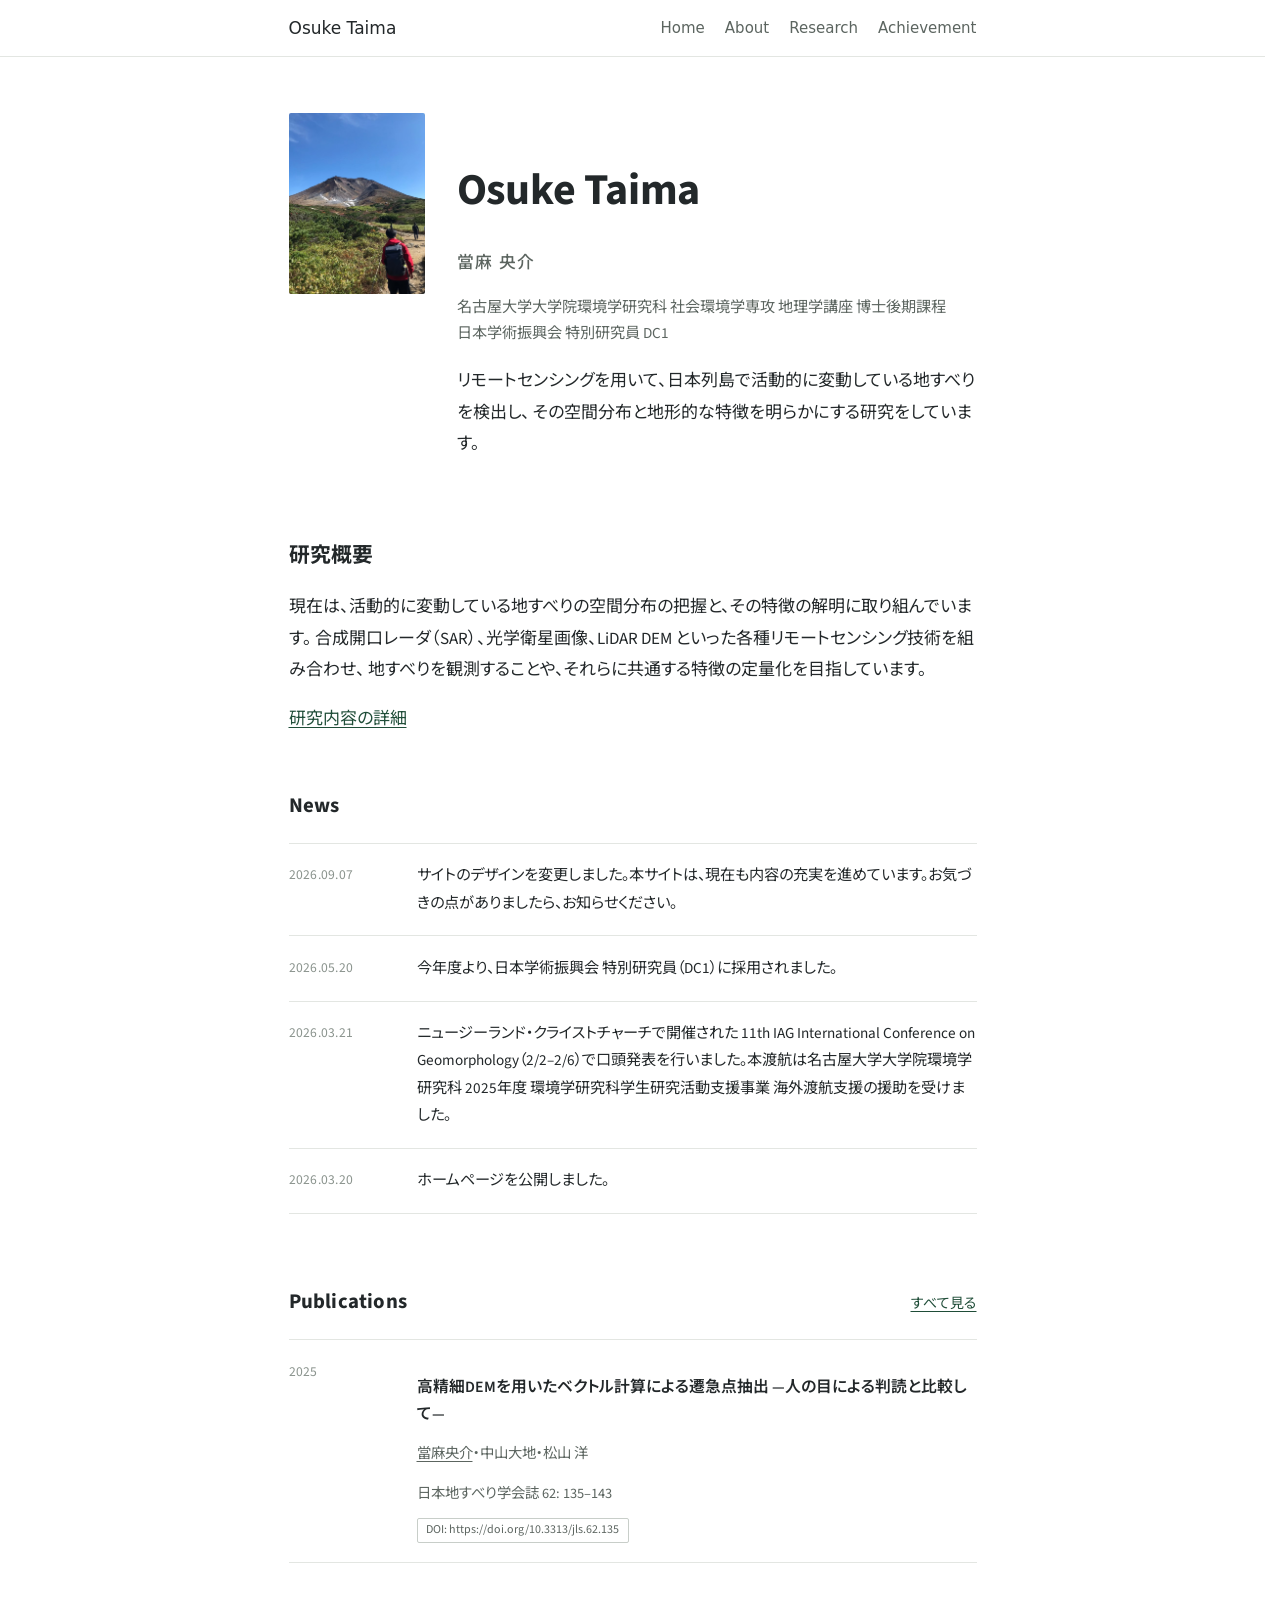
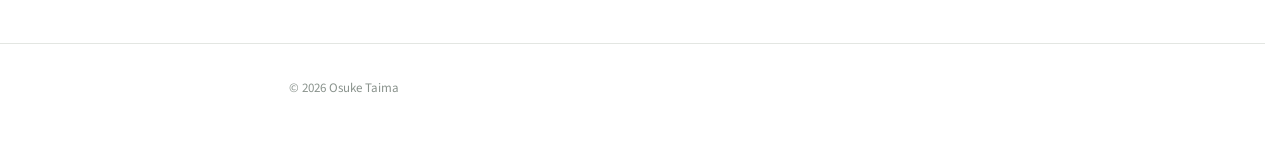
<file: index.html>
<!DOCTYPE html>
<html lang="ja">
<head>
<meta charset="UTF-8">
<meta name="viewport" content="width=device-width, initial-scale=1.0">

<title>當麻央介 | Osuke Taima</title>
<meta name="description" content="當麻央介（名古屋大学大学院環境学研究科 博士後期課程）のページです。合成開口レーダ（SAR）やLiDAR DEMを用いた活動的地すべりの検出と地形解析。">

<meta property="og:type" content="website">
<meta property="og:title" content="當麻央介 | Osuke Taima">
<meta property="og:description" content="SARとLiDAR DEMを用いた地すべりの観測と地形解析。名古屋大学大学院環境学研究科 博士後期課程。">
<meta property="og:url" content="https://timetime0628.github.io/">
<meta property="og:image" content="https://timetime0628.github.io/images/asahikawa.jpg">
<meta name="twitter:card" content="summary">

<link rel="preconnect" href="https://fonts.googleapis.com">
<link rel="preconnect" href="https://fonts.gstatic.com" crossorigin>
<link href="https://fonts.googleapis.com/css2?family=Source+Sans+3:wght@400;600;700&family=Noto+Sans+JP:wght@400;500;700&display=swap" rel="stylesheet">
<link rel="stylesheet" href="style.css">
</head>

<body>
<a class="skip-link" href="#main">本文へスキップ</a>

<header class="site-header">
  <div class="wrap">
    <a class="brand" href="index.html">Osuke Taima</a>
    <button class="nav-button" type="button"
            aria-controls="site-nav" aria-expanded="false" aria-label="メニュー">
      <span></span><span></span><span></span>
    </button>
    <nav class="site-nav" id="site-nav" aria-label="メインナビゲーション">
      <a href="index.html">Home</a>
      <a href="about.html">About</a>
      <a href="research.html">Research</a>
      <a href="achievement.html">Achievement</a>
    </nav>
  </div>
</header>

<main id="main">
  <div class="wrap">

    <!-- ヒーロー -->
    <section class="hero">
      <img class="hero-photo" src="images/asahikawa.jpg" width="136" height="180"
           alt="當麻央介">
      <div>
        <h1>Osuke Taima</h1>
        <p class="hero-name-ja">當麻 央介</p>
        <p class="hero-role">
          名古屋大学大学院環境学研究科 社会環境学専攻 地理学講座 博士後期課程<br>
          日本学術振興会 特別研究員 DC1
        </p>
        <p class="hero-bio">
          リモートセンシングを用いて、日本列島で活動的に変動している地すべりを検出し、
          その空間分布と地形的な特徴を明らかにする研究をしています。
        </p>

        <!--<dl class="facts">
          <dt>Email</dt>
          <dd><!-- ここにメールアドレス</dd>
          <dt>所在</dt>
          <dd>名古屋市千種区</dd>
        </dl>-->

         
        <!-- <ul class="links"> -->
          <!-- href を実際のURLに差し替えてください -->
          <!-- <li><a href="#">researchmap</a></li>
          <<li><a href="#">ORCID</a></li>
          <li><a href="#">Google Scholar</a></li>
          <li><a href="https://github.com/timetime0628">GitHub</a></li>
        </ul> -->
      </div>
    </section>

    <!-- 研究概要 -->
    <section>
      <h2>研究概要</h2>
      <p>
        現在は、活動的に変動している地すべりの空間分布の把握と、その特徴の解明に取り組んでいます。
        合成開口レーダ（SAR）、光学衛星画像、LiDAR DEM といった各種リモートセンシング技術を組み合わせ、
        地すべりを観測することや、それらに共通する特徴の定量化を目指しています。
      </p>
      <p><a href="research.html">研究内容の詳細</a></p>
    </section>

    <!-- News -->
    <section>
      <h2>News</h2>
      <div class="ledger">

        <div class="ledger-row">
          <div class="ledger-date">2026.09.07</div>
          <div class="ledger-body">
            サイトのデザインを変更しました。本サイトは、現在も内容の充実を進めています。お気づきの点がありましたら、お知らせください。
          </div>
        </div>
        
        <div class="ledger-row">
          <div class="ledger-date">2026.05.20</div>
          <div class="ledger-body">
            今年度より、日本学術振興会 特別研究員（DC1）に採用されました。
          </div>
        </div>

        <div class="ledger-row">
          <div class="ledger-date">2026.03.21</div>
          <div class="ledger-body">
            ニュージーランド・クライストチャーチで開催された 11th IAG International Conference on
            Geomorphology（2/2–2/6）で口頭発表を行いました。本渡航は名古屋大学大学院環境学研究科
            2025年度 環境学研究科学生研究活動支援事業 海外渡航支援の援助を受けました。
          </div>
        </div>

        <div class="ledger-row">
          <div class="ledger-date">2026.03.20</div>
          <div class="ledger-body">
            ホームページを公開しました。
          </div>
        </div>

      </div>
    </section>

    <!-- 最近の業績 -->
    <section>
      <div class="section-head">
        <h2>Publications</h2>
        <a href="achievement.html">すべて見る</a>
      </div>
      <div class="ledger">

        <div class="ledger-row">
          <div class="ledger-date">2025</div>
          <div class="ledger-body">
            <p class="pub-title">高精細DEMを用いたベクトル計算による遷急点抽出 —人の目による判読と比較して—</p>
            <p class="pub-authors"><span class="me">當麻央介</span>・中山大地・松山 洋</p>
            <p class="pub-venue">日本地すべり学会誌 62: 135–143</p>
            <ul class="tags">
              <li><a class="tag" href="https://doi.org/10.3313/jls.62.135">DOI: https://doi.org/10.3313/jls.62.135</a></li>
            </ul>
          </div>
        </div>

      </div>
    </section>

  </div>
</main>

<footer class="site-footer">
  <div class="wrap">
    <span>© 2026 Osuke Taima</span>
  </div>
</footer>
<script>
(function () {
  var btn = document.querySelector('.nav-button');
  var nav = document.getElementById('site-nav');

  btn.addEventListener('click', function () {
    var open = nav.classList.toggle('is-open');
    btn.setAttribute('aria-expanded', open);
  });

  document.addEventListener('click', function (e) {
    if (!e.target.closest('.site-header')) {
      nav.classList.remove('is-open');
      btn.setAttribute('aria-expanded', 'false');
    }
  });

  document.addEventListener('keydown', function (e) {
    if (e.key === 'Escape') {
      nav.classList.remove('is-open');
      btn.setAttribute('aria-expanded', 'false');
    }
  });
})();
</script>
</body>
</html>
</file>
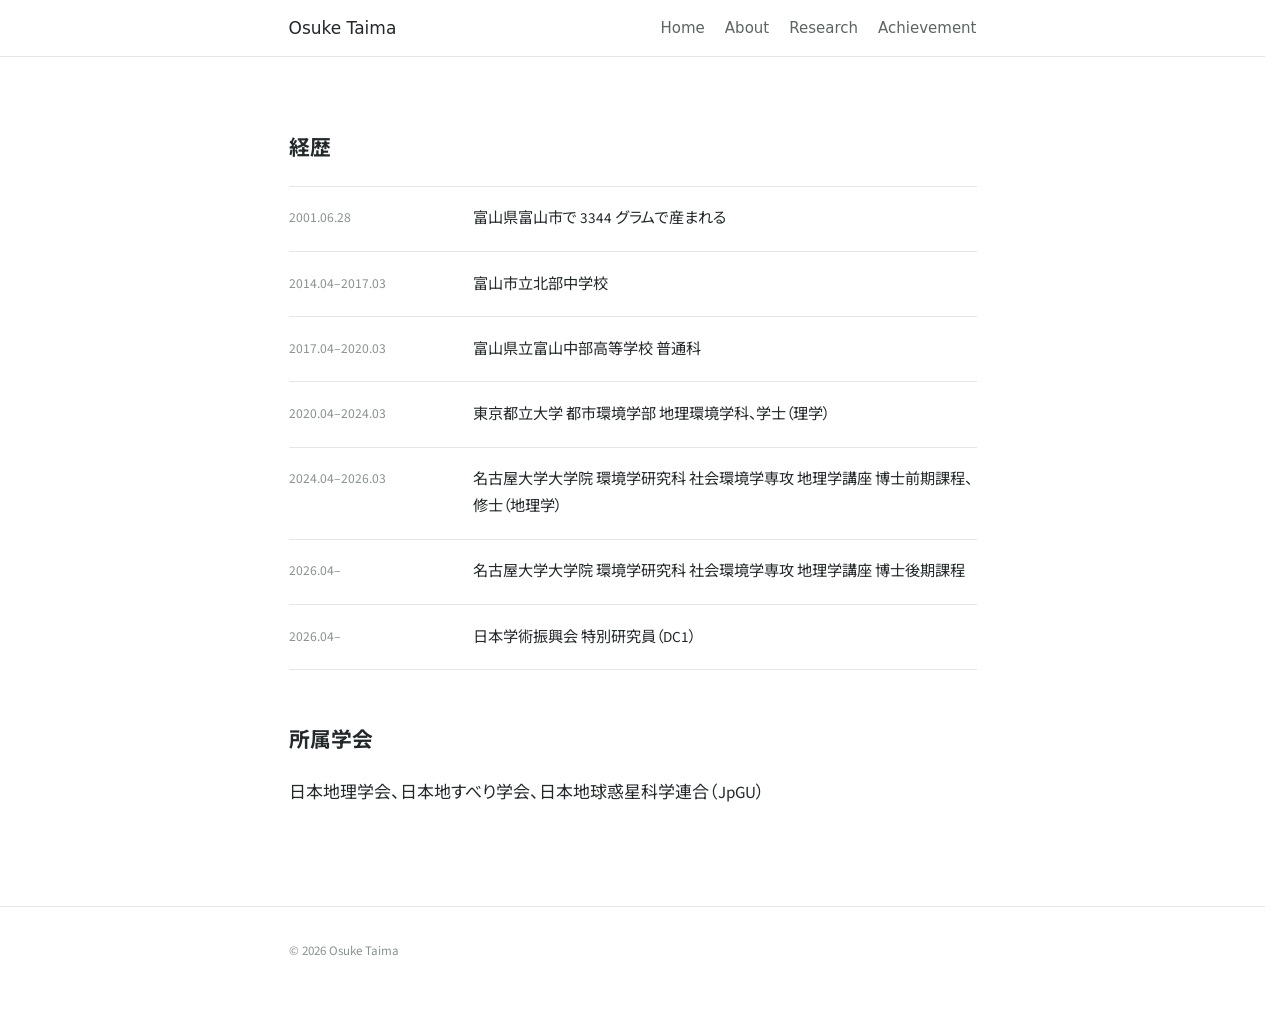
<file: about.html>
<!DOCTYPE html>
<html lang="ja">
<head>
<meta charset="UTF-8">
<meta name="viewport" content="width=device-width, initial-scale=1.0">

<title>About | 當麻央介</title>
<meta name="description" content="當麻央介の経歴と所属学会。東京都立大学 地理環境学科を経て、名古屋大学大学院環境学研究科 博士後期課程、日本学術振興会 特別研究員（DC1）。">

<meta property="og:type" content="website">
<meta property="og:title" content="About | 當麻央介">
<meta property="og:description" content="當麻央介の経歴と所属学会。">
<meta property="og:url" content="https://timetime0628.github.io/about.html">

<link rel="preconnect" href="https://fonts.googleapis.com">
<link rel="preconnect" href="https://fonts.gstatic.com" crossorigin>
<link href="https://fonts.googleapis.com/css2?family=Source+Sans+3:wght@400;600;700&family=Noto+Sans+JP:wght@400;500;700&display=swap" rel="stylesheet">
<link rel="stylesheet" href="style.css">
</head>

<body>
<a class="skip-link" href="#main">本文へスキップ</a>

<header class="site-header">
  <div class="wrap">
    <a class="brand" href="index.html">Osuke Taima</a>
    <button class="nav-button" type="button"
            aria-controls="site-nav" aria-expanded="false" aria-label="メニュー">
      <span></span><span></span><span></span>
    </button>
    <nav class="site-nav" id="site-nav" aria-label="メインナビゲーション">
      <a href="index.html">Home</a>
      <a href="about.html">About</a>
      <a href="research.html">Research</a>
      <a href="achievement.html">Achievement</a>
    </nav>
  </div>
</header>

<main id="main">
  <div class="wrap">

    <section>
      <h2>経歴</h2>
      <div class="ledger ledger--span">

        <div class="ledger-row">
          <div class="ledger-date">2001.06.28</div>
          <div class="ledger-body">富山県富山市で 3344 グラムで産まれる</div>
        </div>

        <div class="ledger-row">
          <div class="ledger-date">2014.04–2017.03</div>
          <div class="ledger-body">富山市立北部中学校</div>
        </div>
        
        <div class="ledger-row">
          <div class="ledger-date">2017.04–2020.03</div>
          <div class="ledger-body">富山県立富山中部高等学校 普通科</div>
        </div>

        <div class="ledger-row">
          <div class="ledger-date">2020.04–2024.03</div>
          <div class="ledger-body">
            東京都立大学 都市環境学部 地理環境学科、学士（理学）
          </div>
        </div>

        <div class="ledger-row">
          <div class="ledger-date">2024.04–2026.03</div>
          <div class="ledger-body">
            名古屋大学大学院 環境学研究科 社会環境学専攻 地理学講座 博士前期課程、修士（地理学）
          </div>
        </div>

        <div class="ledger-row">
          <div class="ledger-date">2026.04–</div>
          <div class="ledger-body">
            名古屋大学大学院 環境学研究科 社会環境学専攻 地理学講座 博士後期課程
          </div>
        </div>

        <div class="ledger-row">
          <div class="ledger-date">2026.04–</div>
          <div class="ledger-body">
            日本学術振興会 特別研究員（DC1）
          </div>
        </div>

      </div>
    </section>

    <section>
      <h2>所属学会</h2>
      <p>日本地理学会、日本地すべり学会、日本地球惑星科学連合（JpGU）</p>
    </section>

  </div>
</main>

<footer class="site-footer">
  <div class="wrap">
    <span>© 2026 Osuke Taima</span>
  </div>
</footer>
  <script>
(function () {
  var btn = document.querySelector('.nav-button');
  var nav = document.getElementById('site-nav');

  btn.addEventListener('click', function () {
    var open = nav.classList.toggle('is-open');
    btn.setAttribute('aria-expanded', open);
  });

  document.addEventListener('click', function (e) {
    if (!e.target.closest('.site-header')) {
      nav.classList.remove('is-open');
      btn.setAttribute('aria-expanded', 'false');
    }
  });

  document.addEventListener('keydown', function (e) {
    if (e.key === 'Escape') {
      nav.classList.remove('is-open');
      btn.setAttribute('aria-expanded', 'false');
    }
  });
})();
</script>
</body>
</html>
</file>
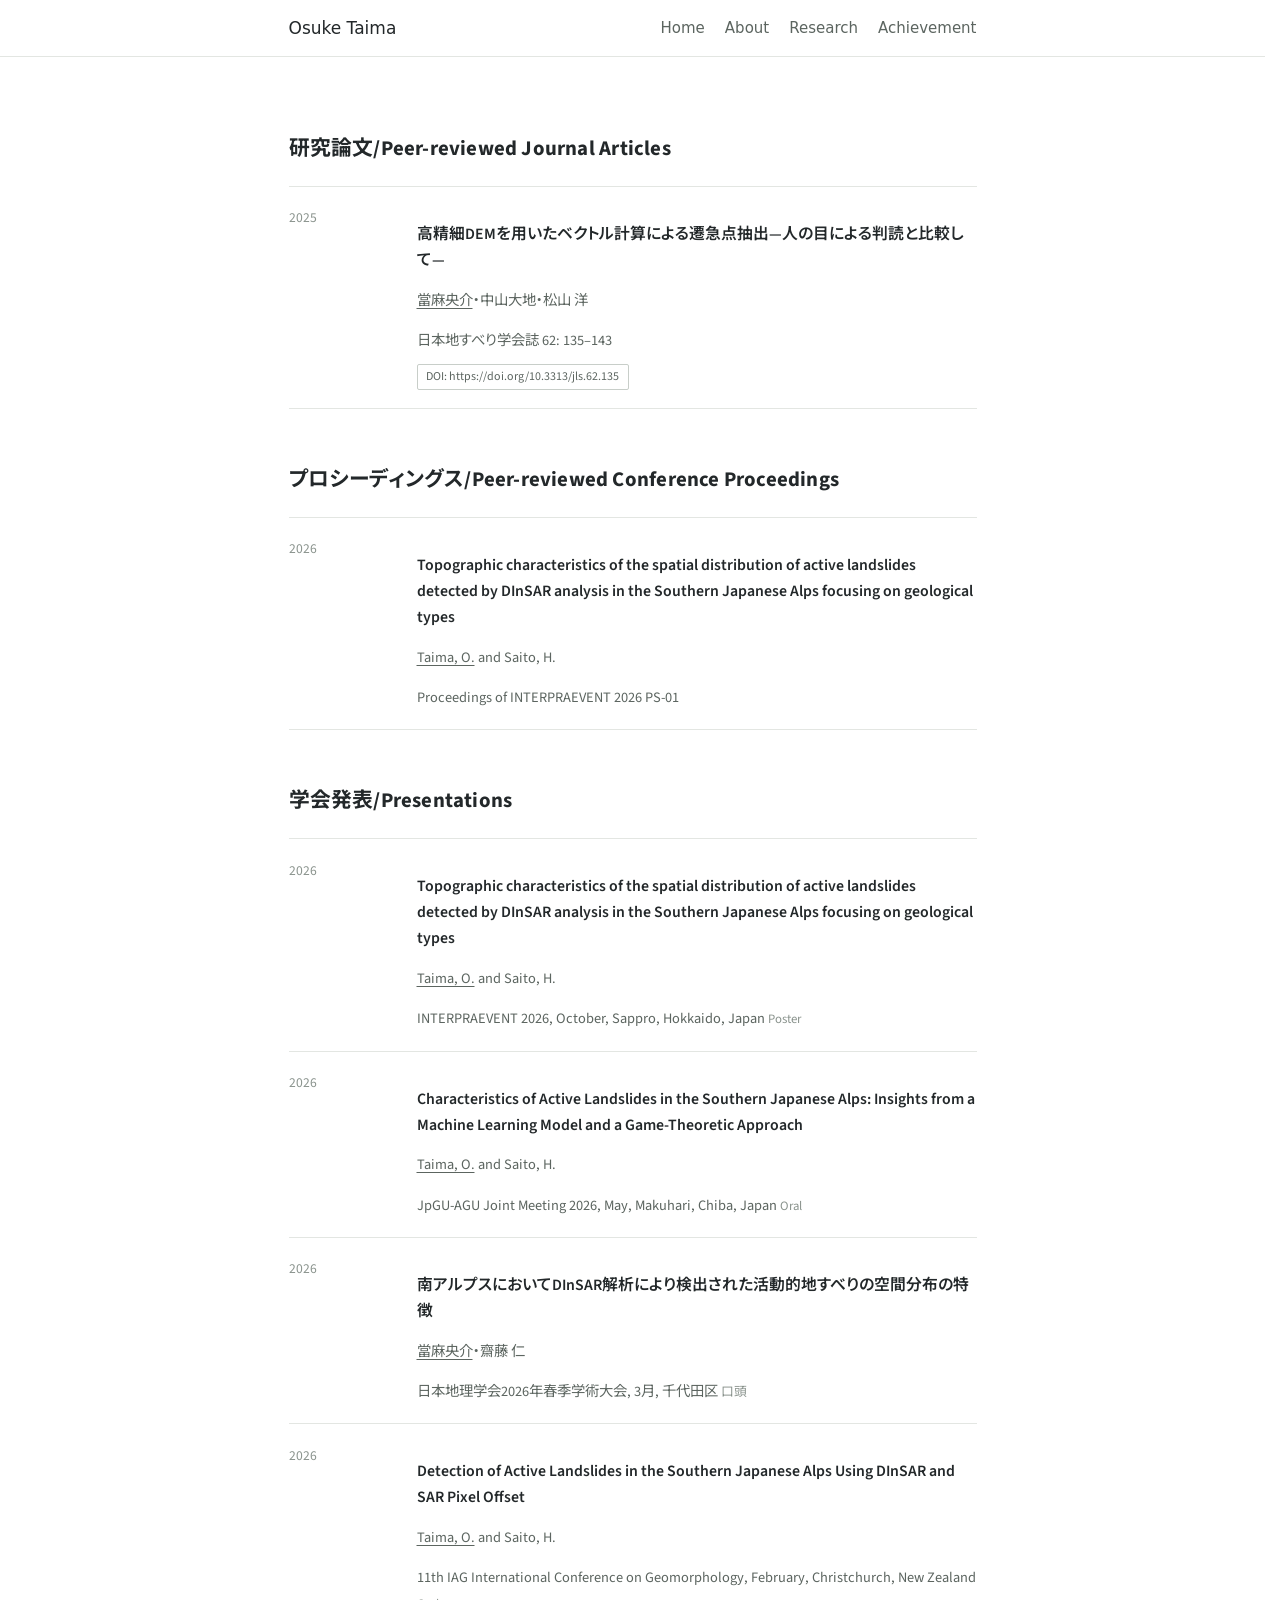
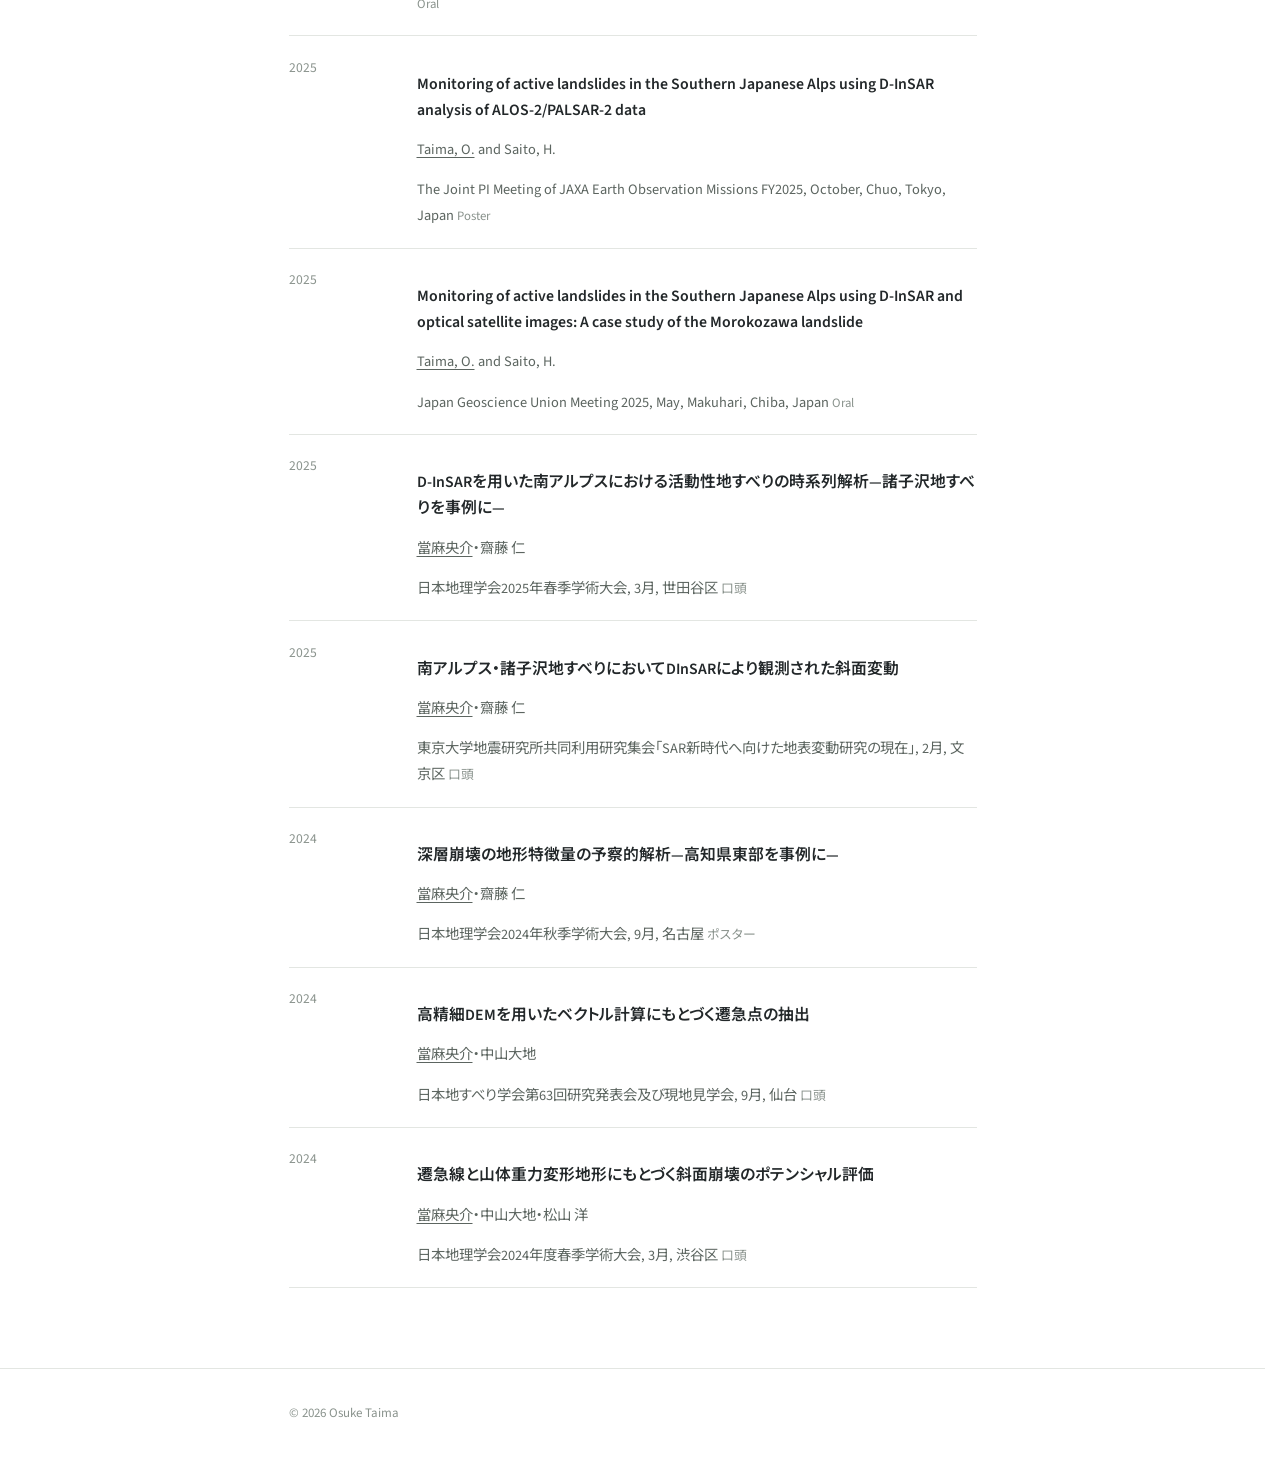
<file: achievement.html>
<!DOCTYPE html>
<html lang="ja">
<head>
<meta charset="UTF-8">
<meta name="viewport" content="width=device-width, initial-scale=1.0">

<title>Achievement | 當麻央介</title>
<meta name="description" content="當麻央介の研究論文および学会発表の一覧。">

<meta property="og:type" content="website">
<meta property="og:title" content="Achievement | 當麻央介">
<meta property="og:description" content="當麻央介の研究論文および学会発表の一覧。">
<meta property="og:url" content="https://timetime0628.github.io/achievement.html">

<link rel="preconnect" href="https://fonts.googleapis.com">
<link rel="preconnect" href="https://fonts.gstatic.com" crossorigin>
<link href="https://fonts.googleapis.com/css2?family=Source+Sans+3:wght@400;600;700&family=Noto+Sans+JP:wght@400;500;700&display=swap" rel="stylesheet">
<link rel="stylesheet" href="style.css">
</head>

<body>
<a class="skip-link" href="#main">本文へスキップ</a>

<header class="site-header">
  <div class="wrap">
    <a class="brand" href="index.html">Osuke Taima</a>
    <button class="nav-button" type="button"
            aria-controls="site-nav" aria-expanded="false" aria-label="メニュー">
      <span></span><span></span><span></span>
    </button>
    <nav class="site-nav" id="site-nav" aria-label="メインナビゲーション">
      <a href="index.html">Home</a>
      <a href="about.html">About</a>
      <a href="research.html">Research</a>
      <a href="achievement.html">Achievement</a>
    </nav>
  </div>
</header>

<main id="main">
  <div class="wrap">

    <section>
      <h2>研究論文/Peer-reviewed Journal Articles</h2>
      <div class="ledger">

        <div class="ledger-row">
          <div class="ledger-date">2025</div>
          <div class="ledger-body">
            <p class="pub-title">高精細DEMを用いたベクトル計算による遷急点抽出—人の目による判読と比較して—</p>
            <p class="pub-authors"><span class="me">當麻央介</span>・中山大地・松山 洋</p>
            <p class="pub-venue">日本地すべり学会誌 62: 135–143</p>
            <ul class="tags">
              <li><a class="tag" href="https://doi.org/10.3313/jls.62.135">DOI: https://doi.org/10.3313/jls.62.135</a></li>
            </ul>
          </div>
        </div>

      </div>
    </section>

    <section>
      <h2>プロシーディングス/Peer-reviewed Conference Proceedings</h2>
      <div class="ledger">

        <div class="ledger-row">
          <div class="ledger-date">2026</div>
          <div class="ledger-body">
            <p class="pub-title">Topographic characteristics of the spatial distribution of active landslides detected by DInSAR analysis in the Southern Japanese Alps focusing on geological types</p>
            <p class="pub-authors"><span class="me">Taima, O.</span> and Saito, H.</p>
            <p class="pub-venue">Proceedings of INTERPRAEVENT 2026 PS-01</p>
            </ul>
          </div>
        </div>

      </div>
    </section>
    
    <section>
      <h2>学会発表/Presentations</h2>
      <div class="ledger">

        <div class="ledger-row">
          <div class="ledger-date">2026</div>
          <div class="ledger-body">
            <p class="pub-title">Topographic characteristics of the spatial distribution of active landslides detected by DInSAR analysis in the Southern Japanese Alps focusing on geological types</p>
            <p class="pub-authors"><span class="me">Taima, O.</span> and Saito, H.</p>
            <p class="pub-venue">INTERPRAEVENT 2026, October, Sappro, Hokkaido, Japan <span class="kind">Poster</span></p>
          </div>
        </div>
        
        <div class="ledger-row">
          <div class="ledger-date">2026</div>
          <div class="ledger-body">
            <p class="pub-title">Characteristics of Active Landslides in the Southern Japanese Alps: Insights from a Machine Learning Model and a Game-Theoretic Approach</p>
            <p class="pub-authors"><span class="me">Taima, O.</span> and Saito, H.</p>
            <p class="pub-venue">JpGU-AGU Joint Meeting 2026, May, Makuhari, Chiba, Japan <span class="kind">Oral</span></p>
          </div>
        </div>

        <div class="ledger-row">
          <div class="ledger-date">2026</div>
          <div class="ledger-body">
            <p class="pub-title">南アルプスにおいてDInSAR解析により検出された活動的地すべりの空間分布の特徴</p>
            <p class="pub-authors"><span class="me">當麻央介</span>・齋藤 仁</p>
            <p class="pub-venue">日本地理学会2026年春季学術大会, 3月, 千代田区 <span class="kind">口頭</span></p>
          </div>
        </div>

        <div class="ledger-row">
          <div class="ledger-date">2026</div>
          <div class="ledger-body">
            <p class="pub-title">Detection of Active Landslides in the Southern Japanese Alps Using DInSAR and SAR Pixel Offset</p>
            <p class="pub-authors"><span class="me">Taima, O.</span> and Saito, H.</p>
            <p class="pub-venue">11th IAG International Conference on Geomorphology, February, Christchurch, New Zealand <span class="kind">Oral</span></p>
          </div>
        </div>

        <div class="ledger-row">
          <div class="ledger-date">2025</div>
          <div class="ledger-body">
            <p class="pub-title">Monitoring of active landslides in the Southern Japanese Alps using D-InSAR analysis of ALOS-2/PALSAR-2 data</p>
            <p class="pub-authors"><span class="me">Taima, O.</span> and Saito, H.</p>
            <p class="pub-venue">The Joint PI Meeting of JAXA Earth Observation Missions FY2025, October, Chuo, Tokyo, Japan <span class="kind">Poster</span></p>
          </div>
        </div>

        <div class="ledger-row">
          <div class="ledger-date">2025</div>
          <div class="ledger-body">
            <p class="pub-title">Monitoring of active landslides in the Southern Japanese Alps using D-InSAR and optical satellite images: A case study of the Morokozawa landslide</p>
            <p class="pub-authors"><span class="me">Taima, O.</span> and Saito, H.</p>
            <p class="pub-venue">Japan Geoscience Union Meeting 2025, May, Makuhari, Chiba, Japan <span class="kind">Oral</span></p>
          </div>
        </div>

        <div class="ledger-row">
          <div class="ledger-date">2025</div>
          <div class="ledger-body">
            <p class="pub-title">D-InSARを用いた南アルプスにおける活動性地すべりの時系列解析—諸子沢地すべりを事例に—</p>
            <p class="pub-authors"><span class="me">當麻央介</span>・齋藤 仁</p>
            <p class="pub-venue">日本地理学会2025年春季学術大会, 3月, 世田谷区 <span class="kind">口頭</span></p>
          </div>
        </div>

        <div class="ledger-row">
          <div class="ledger-date">2025</div>
          <div class="ledger-body">
            <p class="pub-title">南アルプス・諸子沢地すべりにおいてDInSARにより観測された斜面変動</p>
            <p class="pub-authors"><span class="me">當麻央介</span>・齋藤 仁</p>
            <p class="pub-venue">東京大学地震研究所共同利用研究集会「SAR新時代へ向けた地表変動研究の現在」, 2月, 文京区 <span class="kind">口頭</span></p>
          </div>
        </div>

        <div class="ledger-row">
          <div class="ledger-date">2024</div>
          <div class="ledger-body">
            <p class="pub-title">深層崩壊の地形特徴量の予察的解析—高知県東部を事例に—</p>
            <p class="pub-authors"><span class="me">當麻央介</span>・齋藤 仁</p>
            <p class="pub-venue">日本地理学会2024年秋季学術大会, 9月, 名古屋 <span class="kind">ポスター</span></p>
          </div>
        </div>

        <div class="ledger-row">
          <div class="ledger-date">2024</div>
          <div class="ledger-body">
            <p class="pub-title">高精細DEMを用いたベクトル計算にもとづく遷急点の抽出</p>
            <p class="pub-authors"><span class="me">當麻央介</span>・中山大地</p>
            <p class="pub-venue">日本地すべり学会第63回研究発表会及び現地見学会, 9月, 仙台 <span class="kind">口頭</span></p>
          </div>
        </div>

        <div class="ledger-row">
          <div class="ledger-date">2024</div>
          <div class="ledger-body">
            <p class="pub-title">遷急線と山体重力変形地形にもとづく斜面崩壊のポテンシャル評価</p>
            <p class="pub-authors"><span class="me">當麻央介</span>・中山大地・松山 洋</p>
            <p class="pub-venue">日本地理学会2024年度春季学術大会, 3月, 渋谷区 <span class="kind">口頭</span></p>
          </div>
        </div>

      </div>
    </section>

  </div>
</main>

<footer class="site-footer">
  <div class="wrap">
    <span>© 2026 Osuke Taima</span>
  </div>
</footer>
<script>
(function () {
  var btn = document.querySelector('.nav-button');
  var nav = document.getElementById('site-nav');

  btn.addEventListener('click', function () {
    var open = nav.classList.toggle('is-open');
    btn.setAttribute('aria-expanded', open);
  });

  document.addEventListener('click', function (e) {
    if (!e.target.closest('.site-header')) {
      nav.classList.remove('is-open');
      btn.setAttribute('aria-expanded', 'false');
    }
  });

  document.addEventListener('keydown', function (e) {
    if (e.key === 'Escape') {
      nav.classList.remove('is-open');
      btn.setAttribute('aria-expanded', 'false');
    }
  });
})();
</script>
</body>
</html>
</file>
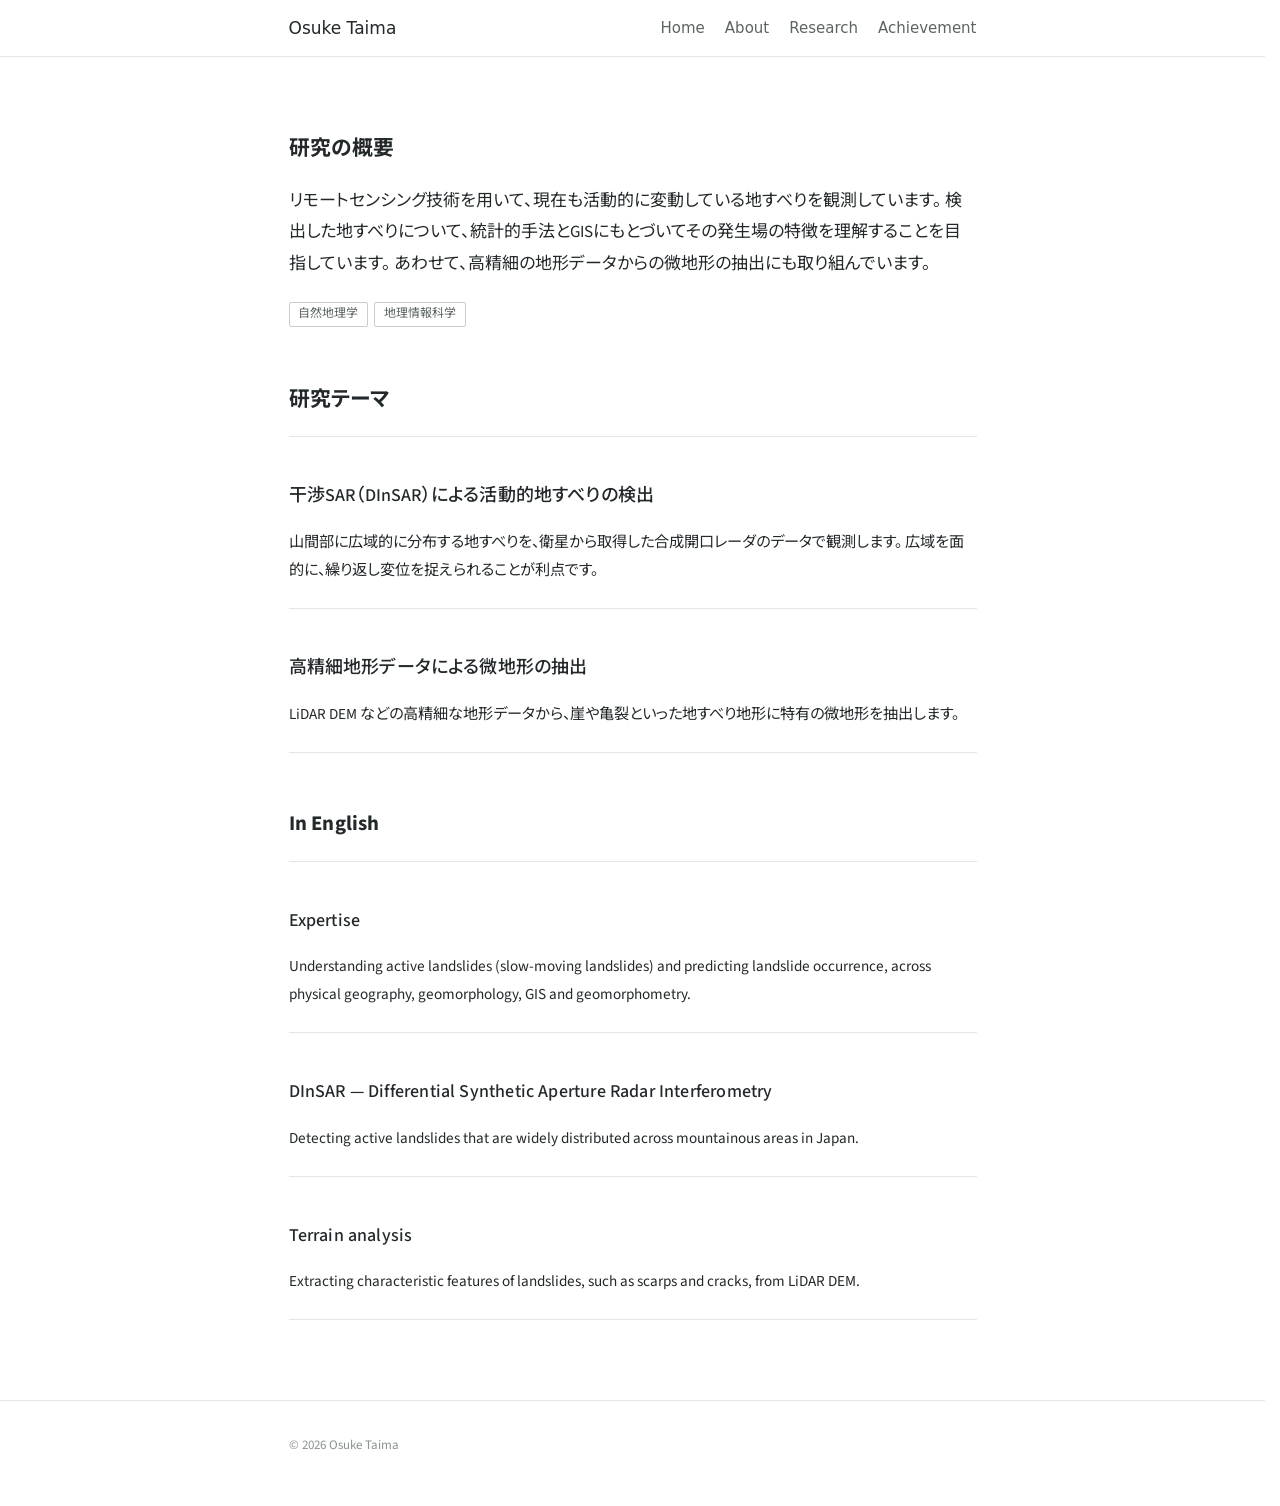
<file: research.html>
<!DOCTYPE html>
<html lang="ja">
<head>
<meta charset="UTF-8">
<meta name="viewport" content="width=device-width, initial-scale=1.0">

<title>Research | 當麻央介</title>
<meta name="description" content="干渉SAR（DInSAR）による活動的地すべりの検出と、LiDAR DEMを用いた地すべり微地形の抽出。自然地理学・地形学・地理情報科学。">

<meta property="og:type" content="website">
<meta property="og:title" content="Research | 當麻央介">
<meta property="og:description" content="干渉SARによる活動的地すべりの検出と、高精細地形データを用いた微地形の抽出。">
<meta property="og:url" content="https://timetime0628.github.io/research.html">

<link rel="preconnect" href="https://fonts.googleapis.com">
<link rel="preconnect" href="https://fonts.gstatic.com" crossorigin>
<link href="https://fonts.googleapis.com/css2?family=Source+Sans+3:wght@400;600;700&family=Noto+Sans+JP:wght@400;500;700&display=swap" rel="stylesheet">
<link rel="stylesheet" href="style.css">
</head>

<body>
<a class="skip-link" href="#main">本文へスキップ</a>

<header class="site-header">
  <div class="wrap">
    <a class="brand" href="index.html">Osuke Taima</a>
    <button class="nav-button" type="button"
            aria-controls="site-nav" aria-expanded="false" aria-label="メニュー">
      <span></span><span></span><span></span>
    </button>
    <nav class="site-nav" id="site-nav" aria-label="メインナビゲーション">
      <a href="index.html">Home</a>
      <a href="about.html">About</a>
      <a href="research.html">Research</a>
      <a href="achievement.html">Achievement</a>
    </nav>
  </div>
</header>

<main id="main">
  <div class="wrap">

    <section>
      <h2>研究の概要</h2>
      <p>
        リモートセンシング技術を用いて、現在も活動的に変動している地すべりを観測しています。
        検出した地すべりについて、統計的手法とGISにもとづいてその発生場の特徴を理解することを目指しています。
        あわせて、高精細の地形データからの微地形の抽出にも取り組んでいます。
      </p>
      <ul class="tags">
        <li><span class="tag">自然地理学</span></li>
        <li><span class="tag">地理情報科学</span></li>
      </ul>

      <!-- 図を入れる場合はこのコメントを外してください
      <figure>
        <img src="images/interferogram.jpg" alt="南アルプスの干渉画像。地すべり地に同心円状の位相縞が見える。">
        <figcaption>ALOS-2/PALSAR-2 の DInSAR で検出した南アルプスの斜面変動。</figcaption>
      </figure>
      -->
    </section>

    <section>
      <h2>研究テーマ</h2>

      <div class="theme">
        <h3>干渉SAR（DInSAR）による活動的地すべりの検出</h3>
        <p>
          山間部に広域的に分布する地すべりを、衛星から取得した合成開口レーダのデータで観測します。
          広域を面的に、繰り返し変位を捉えられることが利点です。
        </p>
      </div>

      <div class="theme">
        <h3>高精細地形データによる微地形の抽出</h3>
        <p>
          LiDAR DEM などの高精細な地形データから、崖や亀裂といった地すべり地形に特有の微地形を抽出します。
        </p>
      </div>

    </section>

    <section lang="en">
      <h2>In English</h2>

      <div class="theme">
        <h3>Expertise</h3>
        <p>
          Understanding active landslides (slow-moving landslides) and predicting landslide occurrence,
          across physical geography, geomorphology, GIS and geomorphometry.
        </p>
      </div>

      <div class="theme">
        <h3>DInSAR — Differential Synthetic Aperture Radar Interferometry</h3>
        <p>
          Detecting active landslides that are widely distributed across mountainous areas in Japan.
        </p>
      </div>

      <div class="theme">
        <h3>Terrain analysis</h3>
        <p>
          Extracting characteristic features of landslides, such as scarps and cracks, from LiDAR DEM.
        </p>
      </div>

    </section>

  </div>
</main>

<footer class="site-footer">
  <div class="wrap">
    <span>© 2026 Osuke Taima</span>
  </div>
</footer>
<script>
(function () {
  var btn = document.querySelector('.nav-button');
  var nav = document.getElementById('site-nav');

  btn.addEventListener('click', function () {
    var open = nav.classList.toggle('is-open');
    btn.setAttribute('aria-expanded', open);
  });

  document.addEventListener('click', function (e) {
    if (!e.target.closest('.site-header')) {
      nav.classList.remove('is-open');
      btn.setAttribute('aria-expanded', 'false');
    }
  });

  document.addEventListener('keydown', function (e) {
    if (e.key === 'Escape') {
      nav.classList.remove('is-open');
      btn.setAttribute('aria-expanded', 'false');
    }
  });
})();
</script>
</body>
</html>
</file>
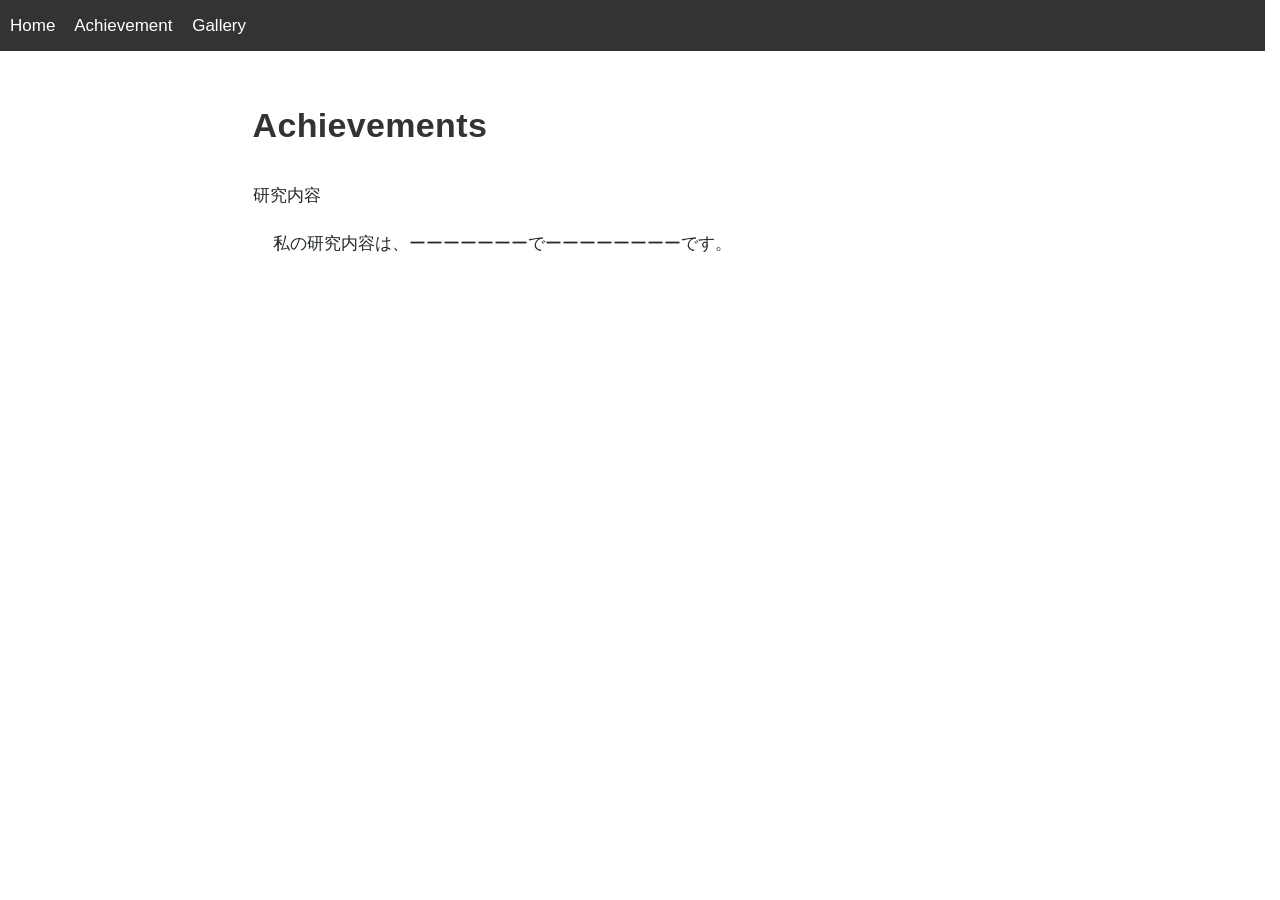
<file: reserch.html>
<!DOCTYPE html>
<html lang="ja">
<head>
  <meta charset="UTF-8">
  <meta name="viewport" content="width=device-width, initial-scale=1.0">
  <title>Achievement</title>
  <link rel="stylesheet" href="style.css"> <!-- 共通CSSがあれば -->
  <style>
    body { font-family: Arial, sans-serif; margin: 0; padding: 0; }
    nav { background-color: #333; padding: 10px; }
    nav a { color: white; margin-right: 15px; text-decoration: none; }
    nav a:hover { text-decoration: underline; }
    .container { padding: 20px; max-width: 800px; margin: auto; }
    h1 { color: #333; }
    ul { list-style-type: square; padding-left: 20px; }
  </style>
</head>
<body>

  <!-- ナビゲーションバー -->
  <nav>
    <a href="index.html">Home</a>
    <a href="achievement.html">Achievement</a>
    <a href="garalley.html">Gallery</a>
  </nav>

  <!-- コンテンツ -->
  <div class="container">
    <h1>Achievements</h1>
    <p>研究内容</p>
    <ul>私の研究内容は、ーーーーーーーでーーーーーーーーです。
    </ul>
  </div>

</body>
</html>
</file>
<file: style.css>
/* =========================================================
   Osuke Taima — site styles
   Bootstrap は不要です。<link> を外してこのファイルだけ読んでください。
   ========================================================= */

/* ---------- 1. トークン ---------- */
:root {
  /* 欧文が先、和文が後。1行に英日が混ざっても字ごとに正しい書体が当たります */
  --font-display: 'Source Sans 3', 'Noto Sans JP',  system-ui, sans-serif;
  --font-body: 'Source Sans 3', 'Noto Sans JP', system-ui, sans-serif;

  --bg: #ffffff;
  --bg-soft: #f6f7f5;
  --ink: #23282a;   /* 本文 */
  --ink-2: #5c6560; /* 補足・所属など */
  --ink-3: #8a938d; /* 日付・メタ */
  --rule: #e3e6e2;
  --rule-strong: #c8cec9;

  /* アクセント1色。ここを差し替えれば全体の印象が変わります */
  --accent: #1f4d38;       /* 深緑 */
  --accent-soft: #eef3ef;

  --measure: 46rem;  /* 本文カラムの幅 */
  --gutter: 1.5rem;
}

@media (prefers-color-scheme: dark) {
  :root {
    --bg: #141816;
    --bg-soft: #1c2220;
    --ink: #e6eae7;
    --ink-2: #a8b1ac;
    --ink-3: #7d867f;
    --rule: #2c3431;
    --rule-strong: #3d4643;
    --accent: #7fb79a;
    --accent-soft: #1e2b25;
  }
}

/* ---------- 2. ベース ---------- */
*, *::before, *::after { box-sizing: border-box; }

html { -webkit-text-size-adjust: 100%; }

body {
  margin: 0;
  background: var(--bg);
  color: var(--ink);
  font-family: var(--font-body);
  font-size: 1.0625rem;
  line-height: 1.85;   /* 和文は欧文より行間を広めに */
  font-feature-settings: 'palt' 1;  /* 和文の詰め */
  text-rendering: optimizeLegibility;
}

img { max-width: 100%; height: auto; display: block; }

a { color: var(--accent); text-decoration-thickness: 1px; text-underline-offset: 0.2em; }
a:hover { text-decoration-thickness: 2px; }

:focus-visible {
  outline: 2px solid var(--accent);
  outline-offset: 3px;
}

.skip-link {
  position: absolute; left: -9999px;
  background: var(--accent); color: #fff;
  padding: 0.6rem 1rem; z-index: 100;
}
.skip-link:focus { left: 1rem; top: 1rem; }

/* ---------- 3. 見出し ---------- */
h1, h2, h3 { font-weight: 700; letter-spacing: 0.01em; }

h2 { font-size: 1.3rem; }

.hero h1 { font-size: clamp(1.9rem, 5vw, 2.4rem); letter-spacing: 0; }

.hero-name-ja { font-family: var(--font-body); font-weight: 500; }

.theme h3 { font-family: var(--font-body); font-weight: 700; font-size: 1.0625rem; }

.pub-title { font-weight: 700; }

/* ---------- 4. レイアウト ---------- */
.wrap {
  max-width: var(--measure);
  margin-inline: auto;
  padding-inline: var(--gutter);
}

main { padding-block: 3.5rem 5rem; }

section + section { margin-top: 3.25rem; }

/* ---------- 5. ナビ ---------- */
html { scrollbar-gutter: stable; }

.site-header {
  position: sticky; top: 0; z-index: 20;
  background: var(--bg);
  border-bottom: 1px solid var(--rule);
}

.site-header .wrap {
  display: flex;
  align-items: center;
  justify-content: space-between;
  gap: 2rem;
  height: 56px;
  padding-block: 0;
}

.brand {
  font-family: system-ui, sans-serif;
  font-size: 17px;
  line-height: 1;
  color: var(--ink);
  text-decoration: none;
  white-space: nowrap;
}

.site-nav { display: flex; gap: 20px; }

.site-nav a {
  font-family: system-ui, sans-serif;
  font-size: 15px;
  line-height: 1;
  color: var(--ink-2);
  text-decoration: none;
  white-space: nowrap;
}
.site-nav a:hover { color: var(--ink); }

.nav-button {
  display: none;
  background: none;
  border: 0;
  padding: 0 10px;
}

/* ---- スマホ ---- */
@media (max-width: 40rem) {
  .nav-button {
    display: flex;
    flex-direction: column;
    justify-content: center;
    gap: 5px;
    width: 44px;
    height: 44px;
    cursor: pointer;
    margin-right: -10px;
  }
  .nav-button span {
    display: block;
    height: 2px;
    background: var(--ink);
    border-radius: 1px;
  }

  .site-nav {
    display: none;
    position: absolute;
    top: 56px; left: 0; right: 0;
    flex-direction: column;
    gap: 0;
    background: var(--bg);
    border-bottom: 1px solid var(--rule);
  }
  .site-nav.is-open { display: flex; }

  .site-nav a {
    padding: 14px var(--gutter);
    border-top: 1px solid var(--rule);
    font-size: 16px;
    line-height: 1.4;
  }
}

/* ---------- 6. ヒーロー ---------- */
.hero { display: grid; gap: 1.75rem; }

@media (min-width: 40rem) {
  .hero {
    grid-template-columns: 8.5rem 1fr;
    gap: 2rem;
    align-items: start;
  }
}

.hero-photo { border-radius: 2px; }

.hero h1 {
  font-size: clamp(2rem, 5.5vw, 2.75rem);
  letter-spacing: -0.005em;
  margin-bottom: 0.25rem;
}

.hero-name-ja {
  font-family: var(--font-display);
  font-size: 1.05rem;
  letter-spacing: 0.1em;
  color: var(--ink-2);
  margin-bottom: 1rem;
}

.hero-role {
  color: var(--ink-2);
  font-size: 0.95rem;
  line-height: 1.7;
  margin-bottom: 1.25rem;
}

.hero-bio { margin-bottom: 1.5rem; }

/* 所属・連絡先 */
.facts { margin: 0 0 1.5rem; display: grid; gap: 0.4rem 1.25rem; }
@media (min-width: 30rem) {
  .facts { grid-template-columns: 5rem 1fr; }
}
.facts dt { color: var(--ink-3); font-size: 0.85rem; line-height: 1.9; }
.facts dd { margin: 0; font-size: 0.95rem; }

/* 外部リンク列 */
.links { display: flex; flex-wrap: wrap; gap: 0.5rem; padding: 0; margin: 0; list-style: none; }
.links a {
  display: inline-block;
  font-size: 0.8125rem;
  line-height: 1.6;
  padding: 0.25rem 0.7rem;
  border: 1px solid var(--rule-strong);
  border-radius: 2px;
  color: var(--ink-2);
  text-decoration: none;
}
.links a:hover { border-color: var(--accent); color: var(--accent); }

/* ---------- 7. 台帳グリッド（News・業績で共用） ----------
   左に日付／年、右に本文。このサイトの背骨です。 */
.ledger { border-top: 1px solid var(--rule); }

.ledger-row {
  display: grid;
  gap: 0.15rem 1.5rem;
  padding: 1.15rem 0;
  border-bottom: 1px solid var(--rule);
}

@media (min-width: 34rem) {
  .ledger-row { grid-template-columns: 6.5rem 1fr; }
}

.ledger-date {
  color: var(--ink-3);
  font-size: 0.85rem;
  line-height: 1.9;
  font-variant-numeric: tabular-nums;
  letter-spacing: 0.02em;
}

.ledger-body { font-size: 0.95rem; line-height: 1.8; }
.ledger-body > *:last-child { margin-bottom: 0; }

/* 業績1件 */
.pub-title {
  font-family: var(--font-body);
  font-size: 0.9875rem;
  font-weight: 600;
  line-height: 1.65;
  margin-bottom: 0.3rem;
}
.pub-authors { color: var(--ink-2); font-size: 0.9rem; margin-bottom: 0.15rem; }
.pub-venue { color: var(--ink-2); font-size: 0.9rem; margin-bottom: 0.5rem; }
.me { text-decoration: underline; text-underline-offset: 0.2em; text-decoration-thickness: 1px; }

/* DOI / arXiv などのバッジ */
.tags { display: flex; flex-wrap: wrap; gap: 0.4rem; padding: 0; margin: 0; list-style: none; }
.tag {
  display: inline-block;
  font-size: 0.75rem;
  line-height: 1.7;
  padding: 0.1rem 0.55rem;
  border: 1px solid var(--rule-strong);
  border-radius: 2px;
  color: var(--ink-2);
  text-decoration: none;
}
a.tag:hover { border-color: var(--accent); color: var(--accent); }

/* 発表種別など、右端に小さく置くラベル */
.kind { color: var(--ink-3); font-size: 0.8rem; }

/* ---------- 8. セクション見出し行 ---------- */
.section-head {
  display: flex;
  align-items: baseline;
  justify-content: space-between;
  gap: 1rem;
  margin-bottom: 1.1rem;
}
.section-head h2 { margin-bottom: 0; }
.section-head a { font-size: 0.875rem; }

/* ---------- 9. 箇条書き ---------- */
.plain-list { padding-left: 1.15rem; margin: 0 0 1.1rem; }
.plain-list li { margin-bottom: 0.5rem; }
.plain-list li:last-child { margin-bottom: 0; }

/* ---------- 10. フッター ---------- */
.site-footer {
  border-top: 1px solid var(--rule);
  padding-block: 2rem 3rem;
  color: var(--ink-3);
  font-size: 0.8125rem;
}
.site-footer .wrap { display: flex; flex-wrap: wrap; gap: 0.75rem 1.5rem; justify-content: space-between; }

/* ---------- 11. モーション ---------- */
@media (prefers-reduced-motion: reduce) {
  *, *::before, *::after { animation: none !important; transition: none !important; }
}

/* 年表など、左カラムに期間が入る場合 */
@media (min-width: 34rem) {
  .ledger--span .ledger-row { grid-template-columns: 10rem 1fr; }
}
.ledger--span .ledger-date { letter-spacing: 0; }

/* 研究テーマのブロック */
.theme { padding-block: 1.5rem; border-top: 1px solid var(--rule); }
.theme:last-child { border-bottom: 1px solid var(--rule); }
.theme h3 {
  font-family: var(--font-display);
  font-size: 1.125rem;
  font-weight: 500;
  margin-bottom: 0.5rem;
}
.theme p { font-size: 0.95rem; margin-bottom: 0; }

/* 図 */
figure { margin: 1.75rem 0; }
figcaption { color: var(--ink-3); font-size: 0.8125rem; line-height: 1.7; margin-top: 0.5rem; }

html { scrollbar-gutter: stable; }
</file>
